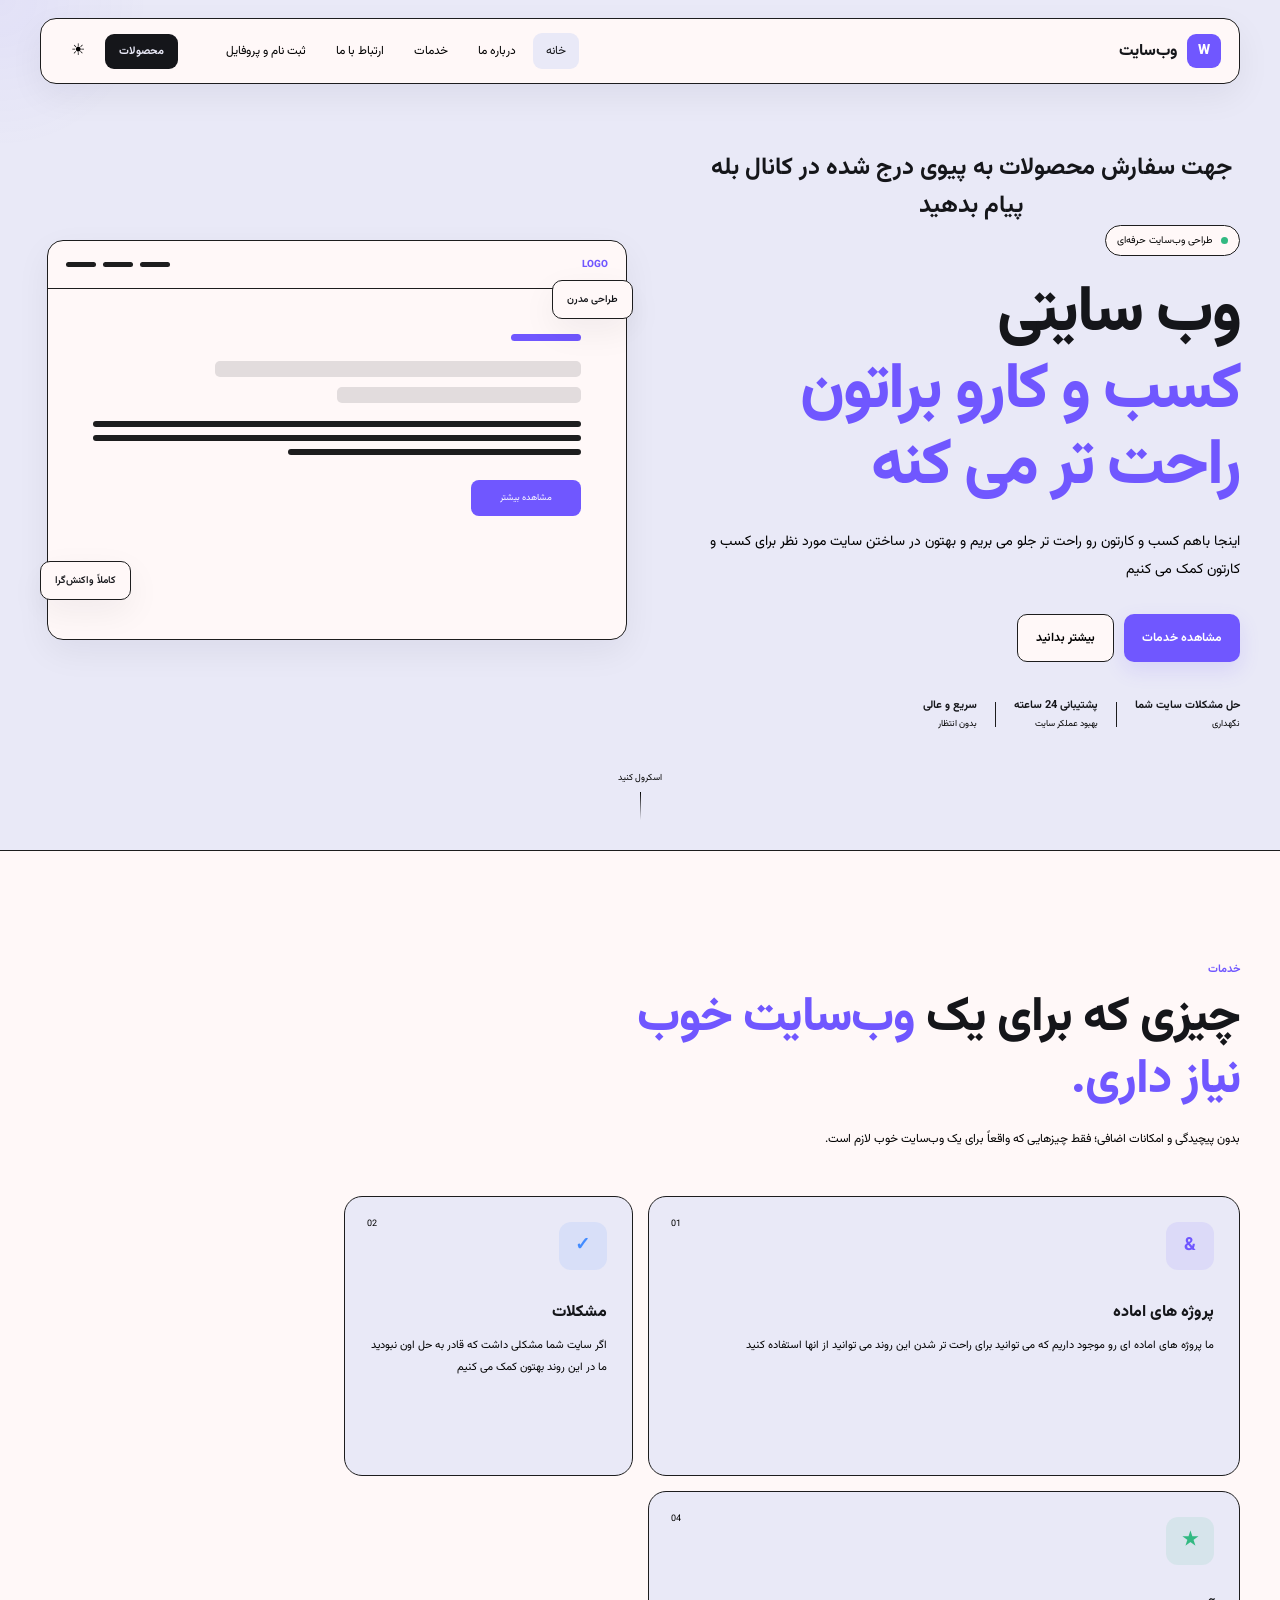
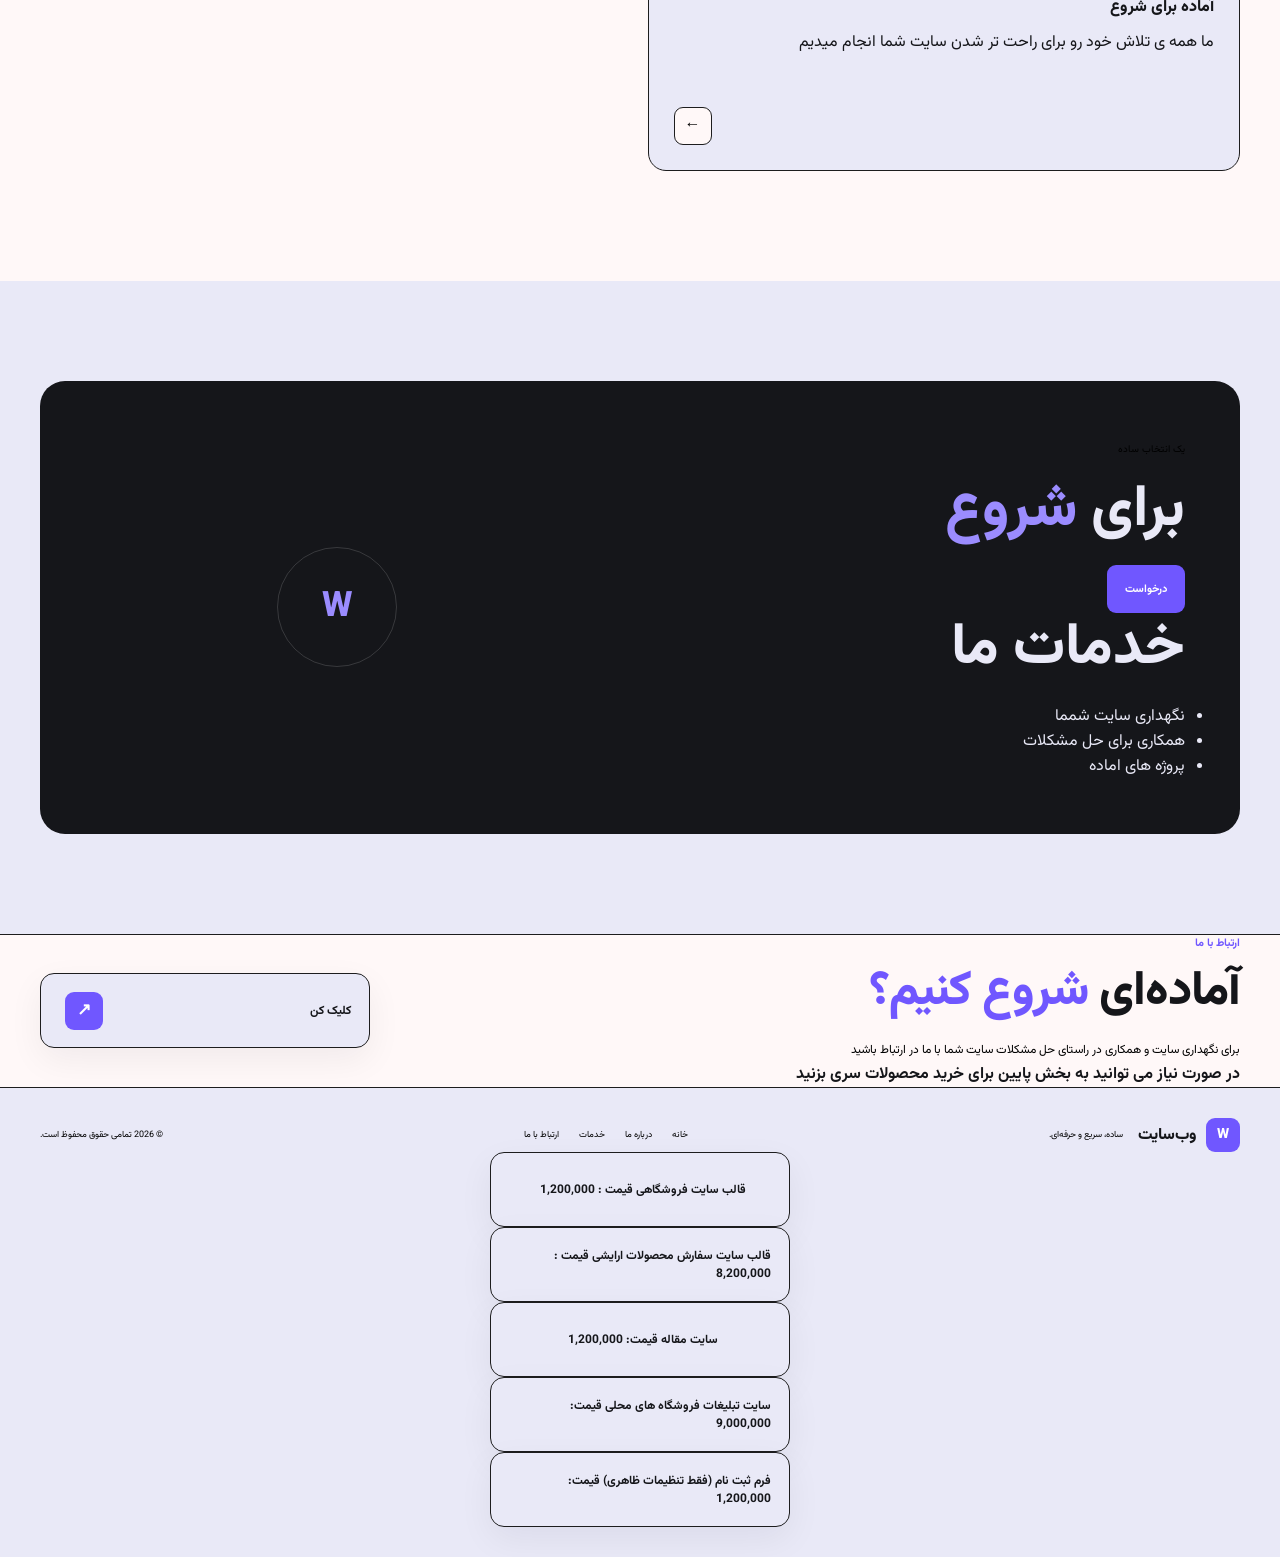
<file: index.html>
<!DOCTYPE html>
<html lang="fa" dir="rtl">

<head>
    <link rel="icon" href="site_logo.jpg"> 
    <link rel="stylesheet" href="q.css">
    <meta charset="UTF-8">

    <meta
        name="viewport"
        content="width=device-width, initial-scale=1.0"
    >

 
    <meta
        name="description"
        content="فروش و طراحی وب‌سایت‌های مدرن و حرفه‌ای"
    >

    <title>وب‌سایت | حل مشکلات و پروژه ها</title>

    <link
        rel="preconnect"
        href="https://fonts.googleapis.com"
    >

    <link
        rel="preconnect"
        href="https://fonts.gstatic.com"
        crossorigin
    >

    <link
        href="https://fonts.googleapis.com/css2?family=Vazirmatn:wght@300;400;500;600;700;800&display=swap"
        rel="stylesheet"
    >
</head>

<body>
    <!-- Mouse Glow -->
    <div class="mouse-glow"></div>


    <!-- =========================
         HEADER
    ========================== -->

    <header class="site-header" id="header">

        <div class="container nav-container">

            <a href="#home" class="logo">

                <span class="logo-icon">
                    W
                </span>

                <span class="logo-text">
                    وب‌سایت
                </span>

            </a>


            <nav class="desktop-nav">

                <a
                    href="#home"
                    class="nav-link active"
                >
                    خانه
                </a>

                <a
                    href="#about"
                    class="nav-link"
                >
                    درباره ما
                </a>

                <a
                    href="#services"
                    class="nav-link"
                >
                    خدمات
                </a>

                <a
                    href="#contact"
                    class="nav-link"
                >
                    ارتباط با ما
                </a>
                <a
                    href="Login.html"
                    class="nav-link"
                >
                    ثبت نام و پروفایل
                </a>
            </nav>


            <div class="header-actions">

                <a
                    href="#contact"
                    class="header-button"
                >
                محصولات
                </a>

                <button
                    class="theme-button"
                    id="themeToggle"
                    aria-label="تغییر حالت نمایش"
                    type="button"
                >
                    <span class="sun-icon">☀</span>
                    <span class="moon-icon">☾</span>
                </button>

                <button
                    class="mobile-menu-button"
                    id="mobileMenuButton"
                    aria-label="باز کردن منو"
                    aria-expanded="false"
                    type="button"
                >
                    <span></span>
                    <span></span>
                    <span></span>
                </button>

            </div>

        </div>


        <!-- Mobile Navigation -->

        <div
            class="mobile-nav"
            id="mobileNav"
        >

            <a href="#home">
                خانه
            </a>

            <a href="#about">
                درباره ما
            </a>

            <a href="#services">
                خدمات
            </a>

            <a href="#contact">
                ارتباط با ما
            </a>

            <a
                href="#contact"
                class="mobile-order"
            >
                محصولات
            </a>

        </div>

    </header>


    <!-- =========================
         MAIN
    ========================== -->

    <main>

        <!-- HERO -->

        <section
            class="hero"
            id="home"
        >

            <div class="container hero-container">

                <div
                    class="hero-content reveal"
                >
                <div class="customer">
                    <h2>جهت سفارش محصولات به پیوی درج شده در کانال بله پیام بدهید</h2>
                </div>

                    <div class="eyebrow">
                        <span class="status-dot"></span>
                        طراحی وب‌سایت حرفه‌ای
                    </div>

                    <h1>
                              وب سایتی    
                        <span>کسب و کارو براتون راحت تر می کنه</span>
                    </h1>

                    <p>
                        اینجا باهم کسب و کارتون رو راحت تر جلو می بریم
                        و بهتون در ساختن سایت مورد نظر برای کسب و کارتون کمک می کنیم
                    </p>


                    <div class="hero-buttons">

                        <a
                            href="#services"
                            class="primary-button"
                        >
                            مشاهده خدمات
                        </a>
                        <!-- <a 
                            href="learning.html"
                            class="preview-button"
                           
                        
                         پروژه های اماده    
                        </a>  -->

                        <a
                            href="#about"
                            class="secondary-button"
                        >
                            بیشتر بدانید
                        </a>

                    </div>


                    <div class="hero-meta">

                        <div class="meta-item">
                            <strong>حل مشکلات سایت شما</strong>
                            <span>نگهداری</span>
                        </div>

                        <div class="meta-divider"></div>

                        <div class="meta-item">
                            <strong>پشتیبانی 24 ساعته</strong>
                            <span>بهبود عملکر سایت</span>
                        </div>

                        <div class="meta-divider"></div>

                        <div class="meta-item">
                            <strong>سریع و عالی</strong>
                            <span>بدون انتظار</span>
                        </div>

                    </div>

                </div>


                <!-- Simple Website Preview -->

                <div
                    class="hero-visual reveal"
                    data-delay="150"
                >

                    <div class="website-preview">

                        <div class="preview-header">

                            <div class="preview-logo">
                                LOGO
                            </div>

                            <div class="preview-links">
                                <span></span>
                                <span></span>
                                <span></span>
                            </div>

                        </div>


                        <div class="preview-body">

                            <div class="preview-small-line"></div>

                            <div class="preview-title">
                                <span></span>
                                <span></span>
                            </div>

                            <div class="preview-text">
                                <span></span>
                                <span></span>
                                <span></span>
                            </div>

                            <div class="preview-button">
                                مشاهده بیشتر
                            </div>

                        </div>

                    </div>


                    <div class="simple-floating-card card-one">
                        طراحی مدرن
                    </div>

                    <div class="simple-floating-card card-two">
                        کاملاً واکنش‌گرا
                    </div>

                </div>

            </div>


            <div class="scroll-indicator">
                <span>اسکرول کنید</span>
                <div></div>
            </div>

        </section>


        <!-- =========================
             FEATURES
        ========================== -->

        <section
            class="features-section"
            id="services"
        >

            <div class="container">

                <div class="section-heading reveal">

                    <span class="section-label">
                        خدمات
                    </span>

                    <h2>
                        چیزی که برای یک
                        <span>وب‌سایت خوب نیاز داری.</span>
                    </h2>

                    <p>
                        بدون پیچیدگی و امکانات اضافی؛
                        فقط چیزهایی که واقعاً برای یک وب‌سایت خوب لازم است.
                    </p>

                </div>


                <div class="features-grid">

                    <article class="feature-card feature-large reveal">

                        <span class="card-number">
                            01
                        </span>

                        <div class="feature-icon purple">
                            &
                        </div>

                        <div class="card-content">

                            <h3>
                                پروژه های اماده
                            </h3>

                            <p>
                                ما پروژه های اماده ای رو موجود داریم که می توانید برای راحت تر شدن این روند می توانید از انها استفاده کنید
                            </p>

                        </div>

                    </article>


                    <article class="feature-card reveal">

                        <span class="card-number">
                            02
                        </span>

                        <div class="feature-icon blue">
                            ✓
                        </div>

                        <div class="card-content">

                            <h3>
                                مشکلات
                            </h3>

                            <p>
                            اگر سایت شما مشکلی داشت که قادر به حل اون نبودید 
                            ما در این روند بهتون کمک می کنیم
                            </p>

                        </div>

                    </article>

                    <article
                        class="feature-card feature-wide reveal"
                        id="about"
                    >

                        <span class="card-number">
                            04
                        </span>

                        <div class="feature-icon green">
                            ★
                        </div>

                        <div class="card-content">

                            <h3>
                                آماده برای شروع
                            </h3>
                            ما همه ی تلاش خود رو برای راحت تر شدن سایت شما انجام میدیم 
                            <p>
                            </p>

                        </div>

                        <a
                            href="#contact"
                            class="card-arrow"
                            aria-label="تماس با ما"
                        >
                            ←
                        </a>

                    </article>

                </div>

            </div>

        </section>


        <!-- =========================
             ABOUT / OFFER
        ========================== -->

        <section class="coming-section">

            <div class="container">

                <div class="coming-box reveal">

                    <div class="coming-content">

                        <span class="coming-label">
                            یک انتخاب ساده
                        </span>

                        <h2>
                        برای                                 <span>شروع</span>
                        </h2>

                        <a
                            href="#contact"
                            class="large-button"
                        >
                            درخواست
                        </a>
                        <h2>خدمات ما</h2>
                            <ul>
                                <li>نگهداری سایت شمما</li>
                                <li>همکاری برای حل مشکلات</li>
                                <li>پروژه های اماده</li>
                            </ul>
                        </h2>

                    </div>


                    <div class="coming-visual">

                        <div class="simple-circle">
                            W
                        </div>

                    </div>

                </div>

            </div>

        </section>


        <!-- =========================
             CONTACT
        ========================== -->

        <section
            class="contact-section"
            id="contact"
        >

            <div class="container contact-container">

                <div class="contact-text reveal">

                    <span class="section-label">
                        ارتباط با ما
                    </span>

                    <h2>
                        آماده‌ای 
                        <span>شروع کنیم؟</span>
                    </h2>

                    <p>                    
                       برای نگهداری سایت و همکاری در راستای حل مشکلات سایت شما با ما در ارتباط باشید 
                    </p>
                    <b class="p_fo">در صورت نیاز می توانید به بخش پایین برای خرید محصولات سری بزنید</b>


                </div>


                <a
                    href="https://ble.ir/web_site_123" 
                    class="contact-button reveal"
                >

                    <span>
                        کلیک کن
                    </span>

                    <span class="contact-arrow">
                        ↗
                    </span>

                </a>

            </div>

        </section>

    </main>


    <!-- =========================
         FOOTER
    ========================== -->

    <footer class="footer">

        <div class="container footer-container">

            <div class="footer-brand">

                <a
                    href="#home"
                    class="logo"
                >

                    <span class="logo-icon">
                        W
                    </span>

                    <span class="logo-text">
                        وب‌سایت
                    </span>

                </a>

                <p>
                    ساده، سریع و حرفه‌ای.
                </p>

            </div>


            <div class="footer-links">

                <a href="#home">
                    خانه
                </a>

                <a href="#about">
                    درباره ما
                </a>

                <a href="#services">
                    خدمات
                </a>

                <a href="#contact">
                    ارتباط با ما
                </a>

            </div>


            <div class="footer-copy">
                © 2026 تمامی حقوق محفوظ است.
            </div>

        </div>

                </div> 
<div class="container1">
    <div class="f">
        قالب سایت فروشگاهی
        قیمت : 1,200,000
    </div>
</div>
<div class="container1">
    <div class="f">
        قالب سایت سفارش محصولات ارایشی
        قیمت : 8,200,000
    </div>
</div>
<div class="container1">
    <div class="f">
        سایت مقاله 
        قیمت: 1,200,000
    </div>
</div>
<div class="container1">
    <div class="f">
        سایت تبلیغات فروشگاه های محلی
        قیمت: 9,000,000
    </div>
</div>
<div class="container1">
    <div class="f">
        فرم ثبت نام (فقط تنظیمات ظاهری)
        قیمت: 1,200,000
    </div>
</div>
    

         

      

 


    </footer>


    <script src="home.js"></script>

</body>
</html>
</file>
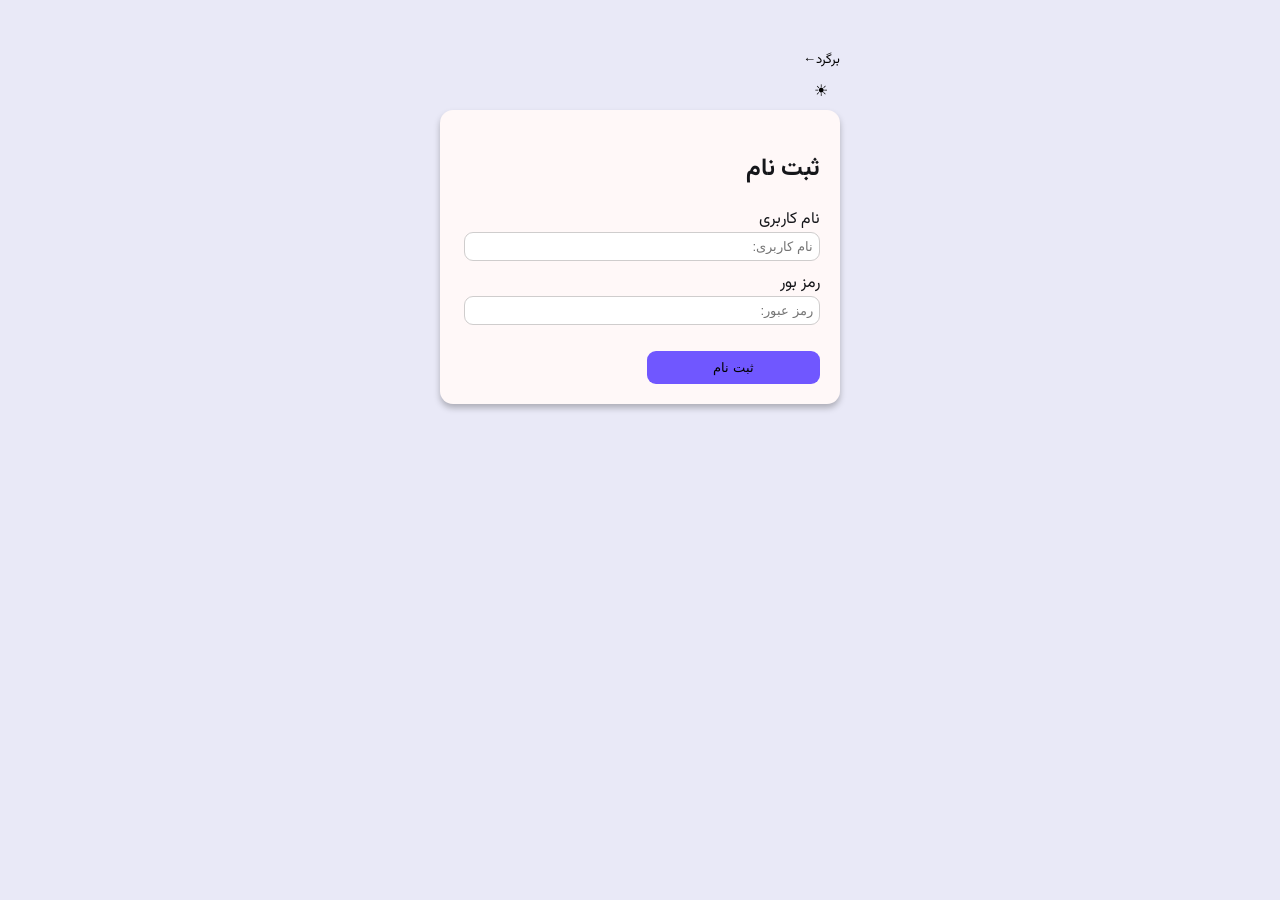
<file: Login.html>
<!DOCTYPE html>
<html lang="fa" dir="rtl">
<head>
    <meta charset="UTF-8">
    <meta name="viewport" content="width=device-width, initial-scale=1.0">
    <title>ثبت نام</title>
    <link rel="icon" href="site_logo.jpg">
    <!-- <link rel="stylesheet" href="q.css"> -->
    <link
        href="https://fonts.googleapis.com/css2?family=Vazirmatn:wght@300;400;500;600;700;800&display=swap"
        rel="stylesheet"
    >
    <style>
        :root {
    --bg: #e9e9f7;
    --surface: #fff8f8;
    --surface-soft: #fafafa;

    --text: #15161a;
    --text-secondary: black;
    --text-muted: #000000;

    --border: #1d1d1e;

    --primary: #7057ff;
    --primary-dark: #5942dc;

    --blue: #438cff;
    --orange: #f59b45;
    --green: #32b982;

    --radius-sm: 12px;
    --radius-md: 18px;
    --radius-lg: 25px;

    --container: 1200px;

    --shadow:
        0 12px 35px rgba(20, 20, 30, .06);

    --transition:
        cubic-bezier(.2, .8, .2, 1);
}
        [data-theme="dark"] {

    --bg: #111214;
    --surface: #191a1e;
    --surface-soft: #151619;

    --text: #e0e0e7;
    --text-secondary: #e4e4ef;
    --text-muted: #73757d;

    --border: #292b30;

    --shadow:
        0 15px 40px rgba(0, 0, 0, .25);
}
        body{
            font-family:"Vazirmatn";;
            display: flex;
            justify-content: center;
            align-items: center;
            flex-direction: row;
            min-height: 50vh;
            /* margin: 0; */
            background-color: var(--bg);
        }
        .Login-form{
            background-color: var(--surface);
            padding: 20px;
            border-radius: 13px;
            box-shadow: 0px 4px 6px rgba(0, 0, 0, 0.253);
            width: 100%;
            max-width: 400px;
            box-sizing: border-box;
        }
        .Login-form{
            color: var(--text);
            margin-bottom: 15px;     
        }
        .Login-form input{
            width: 95%;
            padding:6px;
            margin-bottom: 10px;
            border: 1px solid rgb(207,205,205);
            border-radius: 9px;
        }
        .buttons{
            margin-top: 14px;
            display: flex;
            justify-content: space-between;
        }
        .Login-form button{
            width: 48%;
            border-radius: 9px;
            border: none;
            padding: 9px;

        }
        .Login-Btn {
            background-color: #7057ff;
            color: black;
            transition: ease 0.2s;
        }
        .Login-Btn:hover{
            background-color: #7057ff;
        }
        .Sign-Btn{
            transition: ease 0.2s;
        }
        .Sign-Btn:hover{
            background-color: #d4d3dd;
        }
        a{
            text-decoration: none;
            font-size: 13px;
            color: black;
            margin-left: 288px;
        }
        
      .desktop-nav{
    text-decoration: none;
}
.header-actions {

    display: flex;
    align-items: center;

    gap: 8px;
}


.header-button {

    padding: 9px 14px;

    border-radius: 9px;

    background: var(--text);
    color: var(--bg);

    font-size: 11px;
    font-weight: 700;

    transition:
        transform .25s ease;
}


.header-button:hover {
    transform: translateY(-2px);
}


.theme-button {

    width: 38px;
    height: 38px;

    display: grid;
    place-items: center;

    border: 0;
    border-radius: 9px;

    background: transparent;

    color: var(--text-secondary);

    cursor: pointer;

    transition: all 25.s ease;
}


.theme-button:hover {
    background: var(--bg);
    color: var(--primary);
}


.sun-icon,
.moon-icon {
    font-size: 16px;
}


.moon-icon {
    display: none;
}


[data-theme="dark"] .sun-icon {
    display: none;
}


[data-theme="dark"] .moon-icon {
    display: block;
}


    </style>
</head>
<body>

                <nav class="desktop-nav">

                <a
                    href="index.html"
                    class="nav-link active"
                >
                    برگرد←
                </a>
                 <div class="header-actions">

                <button
                    class="theme-button"
                    id="themeToggle"
                    aria-label="تغییر حالت نمایش"
                    type="button"
                >
                    <span class="sun-icon">☀</span>
                    <span class="moon-icon">☾</span>
                </button>

                    <span></span>
                    <span></span>
                    <span></span>
                </button>

            </div>

        </div>
<form class="Login-form" id="signupForm">
    <h2>ثبت نام</h2>
<label for="username">
    نام کاربری
</label>
    <input
    type="text"
    id="username"
    placeholder="نام کاربری: "
    required
>
<label for="password">
    رمز بور
</label>
    <input
    type="password"                                        
    id="password"
    placeholder="رمز عبور: "
    required
>
<p id="message"></p>
<div class="buttons">

    <button
    type="submit"
    class="Login-Btn"
>ثبت نام</button>
</div>
</form>

<div class="Login-form" id="profile">
    <h2>پروفایل من</h2>

    <p>
        پنل کاربری
    </p>
    اطلاعات شما: 
        <span id="profileUsername"></span>
        <span id="profilepassword"></span>
        <button class="Login-Btn" id="log-out">خروج</button>
</div>

<div>

</div>
<script>
const logoutButton = document.getElementById("log-out")

logoutButton.addEventListener("click", function () {
    localStorage.removeItem("username");
    localStorage.removeItem("password");

    window.location.href = "Login.html"
})



const signupForm = document.getElementById("signupForm");
const profile = document.getElementById("profile");

const savedUsername = localStorage.getItem("username");
const savedPassword = localStorage.getItem("password")


if (savedUsername) {

    signupForm.style.display = "none";

    profile.style.display = "block";

    document.getElementById("profileUsername").textContent = savedUsername;
    document.getElementById("profilepassword").textContent = savedPassword

} else {

    signupForm.style.display = "block";

    profile.style.display = "none";

}


signupForm.addEventListener("submit", function(event) {

    event.preventDefault();

    const username = document.getElementById("username").value;
    const password = document.getElementById("password").value;


    localStorage.setItem("username", username);
    localStorage.setItem("password", password);


    location.reload();

});
        // const themeButton = document.querySelector('.theme-button');
        // const html = document.documentElement;

        // const savedTheme = localStorage.getItem('theme');

        // if (savedTheme === 'dark') {
        //     html.setAttribute('data-theme', 'dark');
        // }

        // themeButton.addEventListener('click', () => {
        //     const isDark = html.getAttribute('data-theme') === 'dark';

        //     if (isDark) {
        //         html.removeAttribute('data-theme');
        //         localStorage.setItem('theme', 'light');
        //     } else {
        //         html.setAttribute('data-theme', 'dark');
        //         localStorage.setItem('theme', 'dark');
        //     }
        // });
</script>
    <script src="home.js"></script>
</body>
</html>
</file>
<file: q.css>
/*  =========================================
   ROOT
========================================= */
:root {
    --bg: #e9e9f7;
    --surface: #fff8f8;
    --surface-soft: #fafafa;

    --text: #15161a;
    --text-secondary: black;
    --text-muted: #000000;

    --border: #1d1d1e;

    --primary: #7057ff;
    --primary-dark: #5942dc;

    --blue: #438cff;
    --orange: #f59b45;
    --green: #32b982;

    --radius-sm: 12px;
    --radius-md: 18px;
    --radius-lg: 25px;

    --container: 1200px;

    --shadow:
        0 12px 35px rgba(20, 20, 30, .06);

    --transition:
        cubic-bezier(.2, .8, .2, 1);
}


[data-theme="dark"] {

    --bg: #111214;
    --surface: #191a1e;
    --surface-soft: #151619;

    --text: #e0e0e7;
    --text-secondary: #e4e4ef;
    --text-muted: #73757d;

    --border: #292b30;

    --shadow:
        0 15px 40px rgba(0, 0, 0, .25);
}


/* =========================================
   RESET
========================================= */

* {
    margin: 0;
    padding: 0;
    box-sizing: border-box;
}


html {
    scroll-behavior: smooth;
}


body {
    font-family: "Vazirmatn";

    background: var(--bg);
    color: var(--text);

    overflow-x: hidden;

    transition: background-color 0.4s ease, color 0.4s ease;

    }


a {
    color: inherit;
    text-decoration: none;
}


button {
    font: inherit;
}


.container {
    width: min(
        calc(100% - 40px),
        var(--container)
    );

    margin-inline: auto;
}


/* =========================================
   MOUSE GLOW
========================================= */

.mouse-glow {

    position: fixed;

    width: 300px;
    height: 300px;

    border-radius: 50%;

    pointer-events: none;

    background:
        radial-gradient(
            circle,
            rgba(112, 87, 255, .055),
            transparent 70%
        );

    transform:
        translate(-50%, -50%);

    z-index: 0;
}


/* =========================================
   HEADER
========================================= */

.site-header {

    position: fixed;

    top: 0;
    left: 0;
    right: 0;

    z-index: 1000;

    padding-top: 18px;

    transition:
        padding .3s ease;
}


.site-header.scrolled {
    padding-top: 10px;
}


.nav-container {

    height: 66px;

    display: flex;
    align-items: center;

    padding: 0 18px;

    background: var(--surface);

    border:
        1px solid var(--border);

    border-radius: 16px;

    box-shadow: var(--shadow);
}


/* =========================================
   LOGO
========================================= */

.logo {

    display: flex;
    align-items: center;

    gap: 9px;

    font-size: 16px;
    font-weight: 800;

    white-space: nowrap;
}


.logo-icon {

    width: 34px;
    height: 34px;

    display: grid;
    place-items: center;

    border-radius: 9px;

    background: var(--primary);

    color: white;

    font-size: 14px;
    font-weight: 800;
}


/* =========================================
   DESKTOP NAV
========================================= */

.desktop-nav {

    display: flex;
    align-items: center;

    gap: 4px;

    margin-right: auto;
    margin-left: 35px;
}


.nav-link {

    padding: 9px 13px;

    border-radius: 9px;

    color: var(--text-secondary);

    font-size: 12px;

    transition:all 0.25s ease;
}

.nav-link:hover,
.nav-link.active {

    color: var(--text);

    background:
        var(--bg);
}


/* =========================================
   HEADER ACTIONS
========================================= */

.header-actions {

    display: flex;
    align-items: center;

    gap: 8px;
}


.header-button {

    padding: 9px 14px;

    border-radius: 9px;

    background: var(--text);
    color: var(--bg);

    font-size: 11px;
    font-weight: 700;

    transition:
        transform .25s ease;
}


.header-button:hover {
    transform: translateY(-2px);
}


.theme-button {

    width: 38px;
    height: 38px;

    display: grid;
    place-items: center;

    border: 0;
    border-radius: 9px;

    background: transparent;

    color: var(--text-secondary);

    cursor: pointer;

    transition: all 25.s ease;
}


.theme-button:hover {
    background: var(--bg);
    color: var(--primary);
}


.sun-icon,
.moon-icon {
    font-size: 16px;
}


.moon-icon {
    display: none;
}


[data-theme="dark"] .sun-icon {
    display: none;
}


[data-theme="dark"] .moon-icon {
    display: block;
}


/* =========================================
   MOBILE MENU
========================================= */

.mobile-menu-button {

    display: none;

    width: 38px;
    height: 38px;

    flex-direction: column;
    align-items: center;
    justify-content: center;

    gap: 5px;

    border: 0;

    border-radius: 9px;

    background: transparent;

    cursor: pointer;
}


.mobile-menu-button span {

    width: 18px;
    height: 2px;

    border-radius: 5px;

    background: var(--text);

    transition:
        transform .3s ease,
        opacity .3s ease;
}


.mobile-nav {

    display: none;
}


/* =========================================
   HERO
========================================= */

.hero {

    position: relative;

    min-height: 850px;

    display: flex;
    align-items: center;

    padding-top: 120px;
    padding-bottom: 90px;
}


.hero-container {

    display: grid;

    grid-template-columns:
        .95fr 1.05fr;

    align-items: center;

    gap: 70px;
}


.hero-content {
    position: relative;
    z-index: 2;
}


.eyebrow {

    display: inline-flex;
    align-items: center;

    gap: 8px;

    padding: 7px 11px;

    border:
        1px solid var(--border);

    border-radius: 30px;

    background: var(--surface);

    color: var(--text-secondary);

    font-size: 10px;

    margin-bottom: 20px;
}


.status-dot {

    width: 7px;
    height: 7px;

    border-radius: 50%;

    background: var(--green);
}


.hero h1 {

    max-width: 650px;

    font-size:
        clamp(40px, 5vw, 68px);

    line-height: 1.2;

    letter-spacing: -2px;

    margin-bottom: 22px;

    font-weight: 800;
}


.hero h1 span {

    display: block;

    color: var(--primary);
}


.hero-content > p {

    max-width: 570px;

    color: var(--text-secondary);

    font-size: 14px;

    line-height: 2;

    margin-bottom: 30px;
}


/* =========================================
   HERO BUTTONS
========================================= */

.hero-buttons {

    display: flex;

    gap: 10px;

    margin-bottom: 35px;
}


.primary-button,
.secondary-button {

    min-height: 48px;

    display: inline-flex;
    align-items: center;
    justify-content: center;

    padding: 0 18px;

    border-radius: 10px;

    font-size: 12px;
    font-weight: 700;

    transition:
        transform .3s var(--transition),
        box-shadow .3s ease;
}


.primary-button {

    background: var(--primary);

    color: white;

    box-shadow:
        0 8px 20px rgba(112, 87, 255, .15);
}


.primary-button:hover {

    transform:
        translateY(-3px);

    box-shadow:
        0 12px 25px rgba(112, 87, 255, .22);
}


.secondary-button {

    border:
        1px solid var(--border);

    background: var(--surface);

    color: var(--text-secondary);
}


.secondary-button:hover {

    transform:
        translateY(-3px);

    color: var(--text);

    box-shadow: var(--shadow);
}


/* =========================================
   HERO META
========================================= */

.hero-meta {

    display: flex;
    align-items: center;

    gap: 18px;
}


.meta-item {

    display: flex;
    flex-direction: column;

    gap: 3px;
}


.meta-item strong {
    font-size: 11px;
}


.meta-item span {

    color: var(--text-muted);

    font-size: 9px;
}


.meta-divider {

    width: 1px;
    height: 25px;

    background: var(--border);
}


/* =========================================
   WEBSITE PREVIEW
========================================= */

.hero-visual {

    position: relative;

    min-height: 500px;

    display: flex;
    align-items: center;
    justify-content: center;
}


.website-preview {

    width: 100%;
    max-width: 580px;

    background: var(--surface);

    border:
        1px solid var(--border);

    border-radius: 16px;

    overflow: hidden;

    box-shadow: var(--shadow);

    transition:
        transform .5s var(--transition);
}


.hero-visual:hover .website-preview {

    transform:
        translateY(-7px);
}


.preview-header {

    height: 48px;

    display: flex;
    align-items: center;
    justify-content: space-between;

    padding: 0 18px;

    border-bottom:
        1px solid var(--border);
}


.preview-logo {

    font-size: 10px;

    font-weight: 800;

    color: var(--primary);
}


.preview-links {

    display: flex;

    gap: 7px;
}


.preview-links span {

    width: 30px;
    height: 5px;

    border-radius: 5px;

    background: var(--border);
}


.preview-body {

    min-height: 350px;

    padding: 45px;
}


.preview-small-line {

    width: 70px;
    height: 7px;

    border-radius: 5px;

    background: var(--primary);

    margin-bottom: 20px;
}


.preview-title {

    display: flex;
    flex-direction: column;

    gap: 10px;

    margin-bottom: 18px;
}


.preview-title span {

    display: block;

    height: 16px;

    border-radius: 5px;

    background: var(--text);

    opacity: .12;
}


.preview-title span:first-child {
    width: 75%;
}


.preview-title span:last-child {
    width: 50%;
}


.preview-text {

    display: flex;
    flex-direction: column;

    gap: 8px;

    margin-bottom: 25px;
}


.preview-text span {

    height: 6px;

    border-radius: 5px;

    background: var(--border);
}


.preview-text span:last-child {
    width: 60%;
}


.preview-button {

    width: 110px;
    height: 36px;

    display: grid;
    place-items: center;

    border-radius: 8px;

    background: var(--primary);

    color: white;

    font-size: 9px;
}


/* =========================================
   FLOATING CARDS
========================================= */

.simple-floating-card {

    position: absolute;

    padding: 11px 14px;

    background: var(--surface);

    border:
        1px solid var(--border);

    border-radius: 10px;

    box-shadow: var(--shadow);

    font-size: 10px;
    font-weight: 600;

    animation:
        floating 4s ease-in-out infinite;
}


.card-one {

    top: 18%;
    right: 0;
}


.card-two {

    bottom: 18%;
    left: 0;

    animation-delay:
        -1.5s;
}


@keyframes floating {

    0%,
    100% {
        transform:
            translateY(0);
    }

    50% {
        transform:
            translateY(-8px);
    }
}


/* =========================================
   SCROLL
========================================= */

.scroll-indicator {

    position: absolute;

    bottom: 30px;

    left: 50%;

    transform:
        translateX(-50%);

    display: flex;
    flex-direction: column;

    align-items: center;

    gap: 7px;

    color: var(--text-muted);

    font-size: 9px;
}


.scroll-indicator div {

    width: 1px;
    height: 28px;

    background:
        linear-gradient(
            var(--text-muted),
            transparent
        );
}


/* =========================================
   FEATURES
========================================= */

.features-section {

    padding:
        110px 0;

    background:
        var(--surface);

    border-top:
        1px solid var(--border);
}


.section-heading {

    max-width: 650px;

    margin-bottom: 45px;
}


.section-label {

    display: block;

    color: var(--primary);

    font-size: 11px;
    font-weight: 700;

    margin-bottom: 10px;
}


.section-heading h2,
.contact-text h2 {

    font-size:
        clamp(32px, 4vw, 48px);

    line-height: 1.3;

    margin-bottom: 14px;

    font-weight: 800;

    letter-spacing: -1px;
}


.section-heading h2 span,
.contact-text h2 span {

    color: var(--primary);
}


.section-heading p,
.contact-text p {

    color: var(--text-secondary);

    font-size: 12px;

    line-height: 2;
}


/* =========================================
   FEATURE GRID
========================================= */

.features-grid {

    display: grid;

    grid-template-columns:
        repeat(4, 1fr);

    grid-template-rows:
        280px 280px;

    gap: 15px;
}


.feature-card {

    position: relative;

    padding: 25px;

    background: var(--bg);

    border:
        1px solid var(--border);

    border-radius:
        var(--radius-md);

    overflow: hidden;

    transition:
        transform .35s var(--transition),
        box-shadow .35s ease;
}


.feature-card:hover {

    transform:
        translateY(-6px);

    box-shadow:
        var(--shadow);
}


.feature-large {

    grid-column:
        span 2;
}


.feature-wide {

    grid-column:
        span 2;
}


.card-number {

    position: absolute;

    top: 20px;
    left: 22px;

    color: var(--text-muted);

    font-size: 9px;
}


.feature-icon {

    width: 48px;
    height: 48px;

    display: grid;
    place-items: center;

    border-radius: 12px;

    margin-bottom: 30px;

    font-size: 18px;
    font-weight: 700;
}


.feature-icon.purple {

    color: var(--primary);

    background:
        rgba(112, 87, 255, .1);
}


.feature-icon.blue {

    color: var(--blue);

    background:
        rgba(67, 140, 255, .1);
}


.feature-icon.orange {

    color: var(--orange);

    background:
        rgba(245, 155, 69, .1);
}


.feature-icon.green {

    color: var(--green);

    background:
        rgba(50, 185, 130, .1);
}


.card-content h3 {

    font-size: 16px;

    margin-bottom: 10px;

    font-weight: 800;
}


.card-content p {

    max-width: 480px;

    color: var(--text-secondary);

    font-size: 11px;

    line-height: 2;
}


.card-arrow {

    position: absolute;

    left: 25px;
    bottom: 25px;

    width: 38px;
    height: 38px;

    display: grid;
    place-items: center;

    border:
        1px solid var(--border);

    border-radius: 9px;

    color: var(--text-secondary);

    background: var(--surface);

    transition:
        transform .3s ease;
}


.card-arrow:hover {
    transform: translateX(-4px);
}


/* =========================================
   OFFER SECTION
========================================= */

.coming-section {

    padding:
        100px 0;
}


.coming-box {

    min-height: 420px;

    display: grid;

    grid-template-columns:
        1fr .8fr;

    align-items: center;

    padding: 55px;

    background:
        var(--text);

    color: var(--bg);

    border-radius:
        var(--radius-lg);

    overflow: hidden;
}


.coming-content {

    max-width: 600px;
}


.coming-label {

    display: inline-block;

    margin-bottom: 18px;

    color:
        var(--text-muted);

    font-size: 10px;
}


.coming-content h2 {

    font-size:
        clamp(38px, 5vw, 58px);

    line-height: 1.25;

    margin-bottom: 18px;

    font-weight: 800;
}


.coming-content h2 span {
    color: #9b8cff;
}


.coming-content p {

    max-width: 480px;

    color:
        var(--text-muted);

    font-size: 12px;

    line-height: 2;

    margin-bottom: 25px;
}


.large-button {

    min-height: 48px;

    display: inline-flex;
    align-items: center;

    padding: 0 18px;

    border-radius: 9px;

    background: var(--primary);

    color: white;

    font-size: 11px;
    font-weight: 700;

    transition:
        transform .3s ease;
}


.large-button:hover {
    transform: translateY(-3px);
}


/* =========================================
   OFFER VISUAL
========================================= */

.coming-visual {

    display: grid;
    place-items: center;

    height: 300px;
}


.simple-circle {

    width: 120px;
    height: 120px;

    display: grid;
    place-items: center;

    border-radius: 50%;

    border:
        1px solid rgba(255,255,255,.15);

    color: #9b8cff;

    font-size: 35px;
    font-weight: 800;

    animation:
        floating 4s ease-in-out infinite;
}


/* =========================================
   CONTACT
========================================= */

.contact-section {

    padding-right:100px 0;

    background: var(--surface);

    border-top:
        1px solid var(--border);
}


.contact-container {
    display: flex;
    align-items: center;
    justify-content: space-between;
    gap: 50px;
}


.contact-text {
    max-width: 580px;
}


.contact-button {

    width: 330px;
    height: 75px;

    display: flex;
    align-items: center;
    justify-content: space-between;
    margin-right:20px ;

    padding: 0 18px 0 24px;

    background: var(--bg);

    border:
        1px solid var(--border);

    border-radius: 14px;

    box-shadow: var(--shadow);

    font-size: 12px;
    font-weight: 700;

    transition:
        transform .35s var(--transition);
}


.contact-button:hover {

    transform:
        translateY(-5px);
}


.contact-arrow {

    width: 38px;
    height: 38px;

    display: grid;
    place-items: center;

    border-radius: 9px;

    background: var(--primary);

    color: white;

    font-size: 17px;
}


/* =========================================
   FOOTER
========================================= */

.footer {

    padding:
        30px 0;

    border-top:
        1px solid var(--border);
}


.footer-container {

    display: flex;

    align-items: center;
    justify-content: space-between;

    gap: 25px;
}


.footer-brand {

    display: flex;
    align-items: center;

    gap: 15px;
}


.footer-brand p {

    color: var(--text-muted);

    font-size: 9px;
}


.footer-links {

    display: flex;

    gap: 20px;
}


.footer-links a {

    color: var(--text-muted);

    font-size: 9px;

    transition:
        color .25s ease;
}


.footer-links a:hover {
    color: var(--text);
}


.footer-copy {

    color: var(--text-muted);

    font-size: 9px;
}


/* =========================================
   REVEAL
========================================= */

/* .reveal {
    opacity: 0;
    transform: translateY(30px);
    transition: opacity 0.6s ease, transform 0.6s ease;
}

.reveal.visible {
    opacity: 1;
    transform: translateY(0);
} */

/* =========================================
   RESPONSIVE
========================================= */

@media (max-width: 1050px) {

    .hero-container {

        grid-template-columns:
            1fr;

        text-align: center;

        gap: 45px;
    }


    .hero-content {

        display: flex;
        flex-direction: column;

        align-items: center;
    }


    .hero-content > p {
        max-width: 650px;
    }


    .hero-visual {
        min-height: 430px;
    }


    .features-grid {

        grid-template-columns:
            repeat(2, 1fr);

        grid-template-rows:
            auto;
    }


    .feature-large,
    .feature-wide {

        grid-column:
            span 1;
    }
}


@media (max-width: 800px) {

    .desktop-nav,
    .header-button {
        display: none;
    }


    .mobile-menu-button {
        display: flex;
    }


    .mobile-nav {

        display: flex;

        position: absolute;

        top: 76px;
        left: 20px;
        right: 20px;

        flex-direction: column;

        gap: 3px;

        padding: 8px;

        background: var(--surface);

        border:
            1px solid var(--border);

        border-radius: 13px;

        box-shadow: var(--shadow);

        opacity: 0;
        visibility: hidden;

        transform:
            translateY(-10px);

        transition:
            all .3s var(--transition);
    }


    .mobile-nav.open {

        opacity: 1;
        visibility: visible;

        transform:
            translateY(0);
    }


    .mobile-nav a {

        min-height: 43px;

        display: flex;
        align-items: center;

        padding: 0 13px;

        border-radius: 8px;

        color: var(--text-secondary);

        font-size: 11px;
    }


    .mobile-nav a:hover {

        background: var(--bg);

        color: var(--text);
    }


    .mobile-nav .mobile-order {

        margin-top: 3px;

        justify-content: center;

        background: var(--text);

        color: var(--bg);

        font-weight: 700;
    }


    .hero {

        min-height: auto;

        padding-top: 130px;
        padding-bottom: 90px;
    }


    .hero h1 {

        font-size:
            clamp(38px, 9vw, 58px);
    }


    .coming-box {

        grid-template-columns:
            1fr;

        padding: 40px 30px;
    }


    .coming-visual {
        display: none;
    }


    .contact-container {

        flex-direction: column;

        align-items: flex-start;
    }


    .contact-button {

        width: 100%;

        min-width: 0;
    }


    .footer-container {

        flex-direction: column;

        align-items: flex-start;
    }
}


@media (max-width: 560px) {

    .container {

        width:
            calc(100% - 28px);
    }


    .site-header {
        padding-top: 10px;
    }


    .nav-container {
        height: 60px;
    }


    .hero {

        padding-top: 110px;
    }


    .hero h1 {

        font-size: 38px;

        letter-spacing:
            -1px;
    }


    .hero-content > p {
        font-size: 11px;
    }


    .hero-buttons {

        width: 100%;

        flex-direction: column;
    }


    .primary-button,
    .secondary-button {

        width: 100%;
    }


    .hero-meta {

        gap: 10px;
    }


    .meta-item strong {
        font-size: 10px;
    }


    .meta-item span {
        font-size: 8px;
    }


    .hero-visual {

        min-height: 300px;
    }


    .preview-body {

        min-height: 230px;

        padding: 25px;
    }


    .simple-floating-card {

        padding: 8px 10px;

        font-size: 8px;
    }


    .card-one {
        right: -2px;
    }


    .card-two {
        left: -2px;
    }


    .features-section,
    .coming-section,
    .contact-section {

        padding:
            80px 0;
    }


    .features-grid {

        grid-template-columns:
            1fr;
    }


    .feature-card {

        min-height: 250px;
    }


    .section-heading h2,
    .contact-text h2 {

        font-size: 32px;
    }


    .coming-content h2 {
        font-size: 38px;
    }


    .footer-brand {

        flex-direction: column;

        align-items: flex-start;

        gap: 8px;
    }


    .footer-links {

        flex-wrap: wrap;

        gap: 15px;
    }


    .scroll-indicator {
        display: none;
    }


    .mouse-glow {
        display: none;
    }
}


/* =========================================
   REDUCED MOTION
========================================= */

@media (prefers-reduced-motion: reduce) {

    *,
    *::before,
    *::after {

        animation:
            none !important;

        transition:
            none !important;

        scroll-behavior:
            auto !important;
    }
}
.customer{
    text-align: center;
    align-items: center;
}
.p_inf{
    text-align: center;
}
/* .p_for_customers{
    font-size: 30px;
    text-align: center;
} */
.f{
    width: 300px;
    height: 75px;

    display: flex;
    align-items: center;
    justify-content: center;
    flex-direction: row;

    padding: 0 18px 0 24px;

    background: var(--bg);

    border:
        1px solid var(--border);

    border-radius: 14px;

    box-shadow: var(--shadow);

    font-size: 12px;
    font-weight: 700;

    transition:
        transform .35s var(--transition);
} 
.container1{
    display:flex ;
    align-items: center;
    justify-content: center;
}
.f{
    box-sizing: border-box;

}
.mobile-nav.open {
    display: flex;
}
.mobile-nav {
    display: none;
}
</file>
